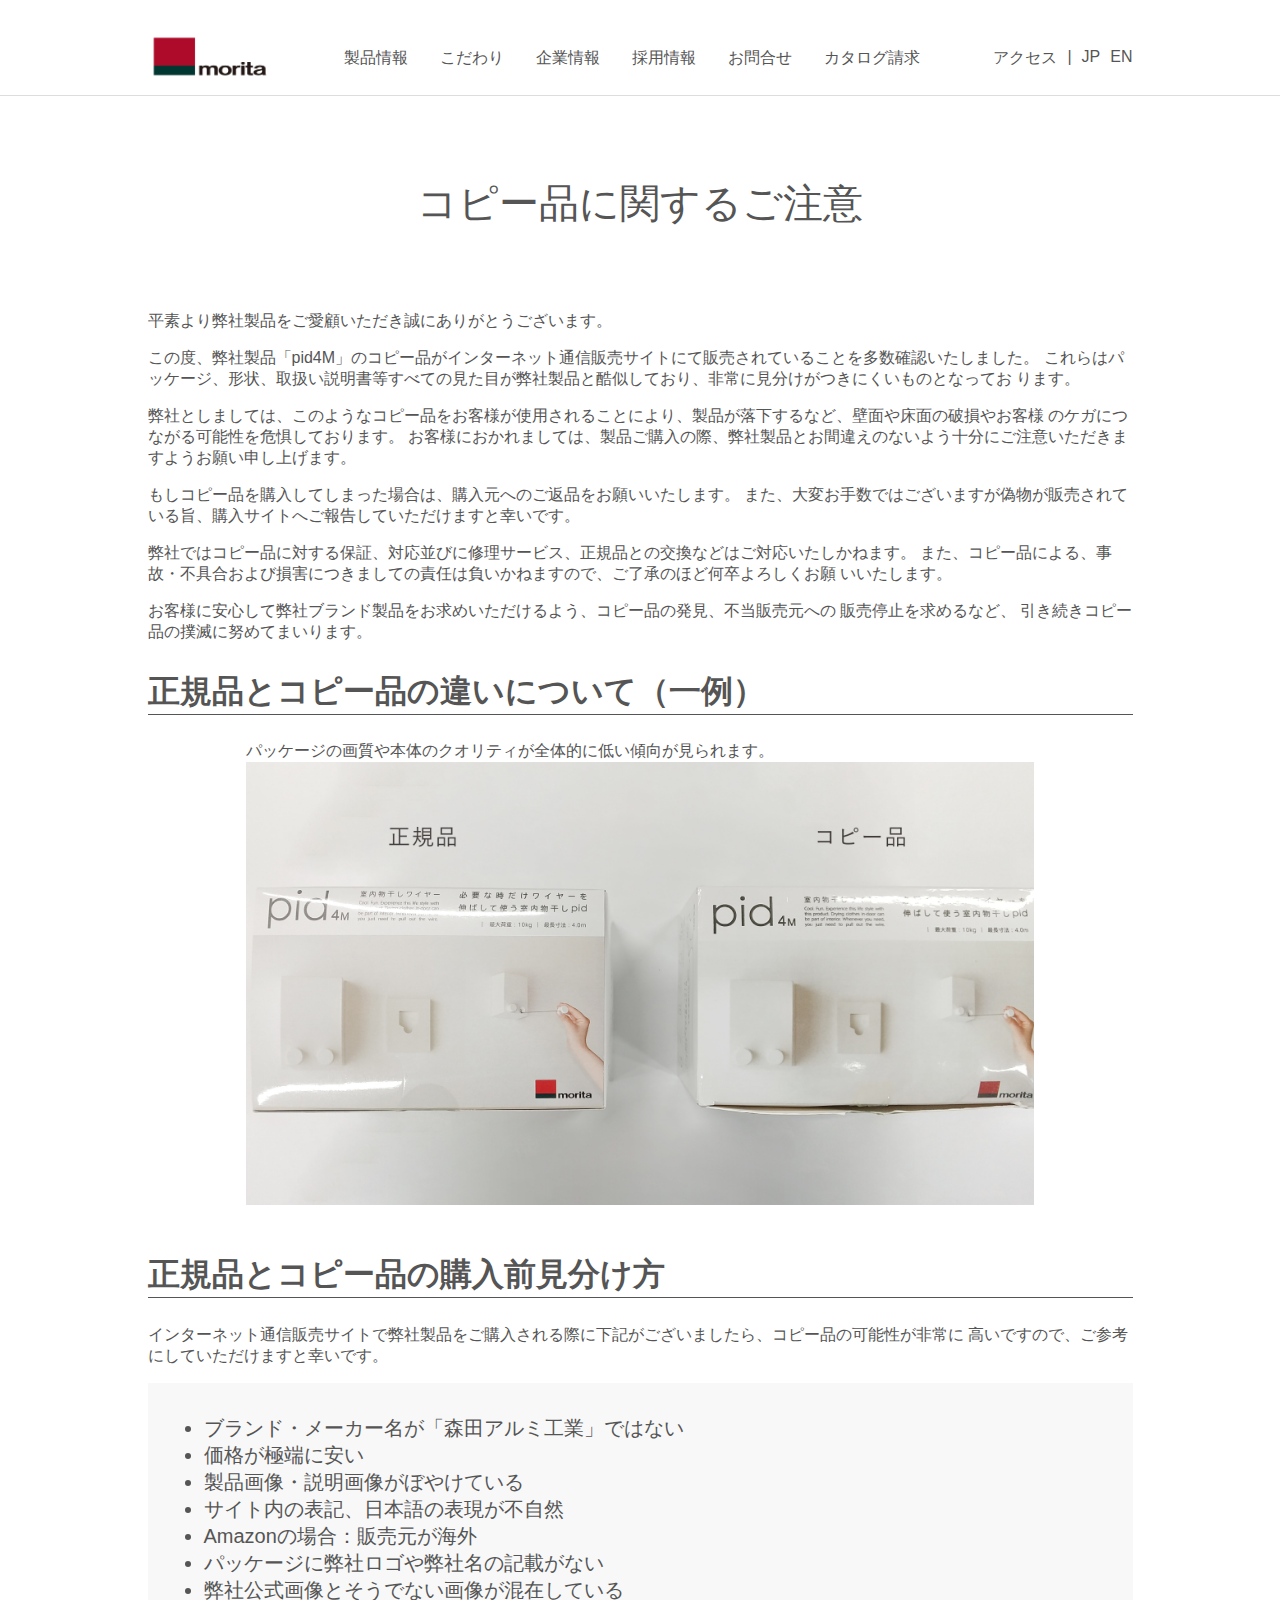
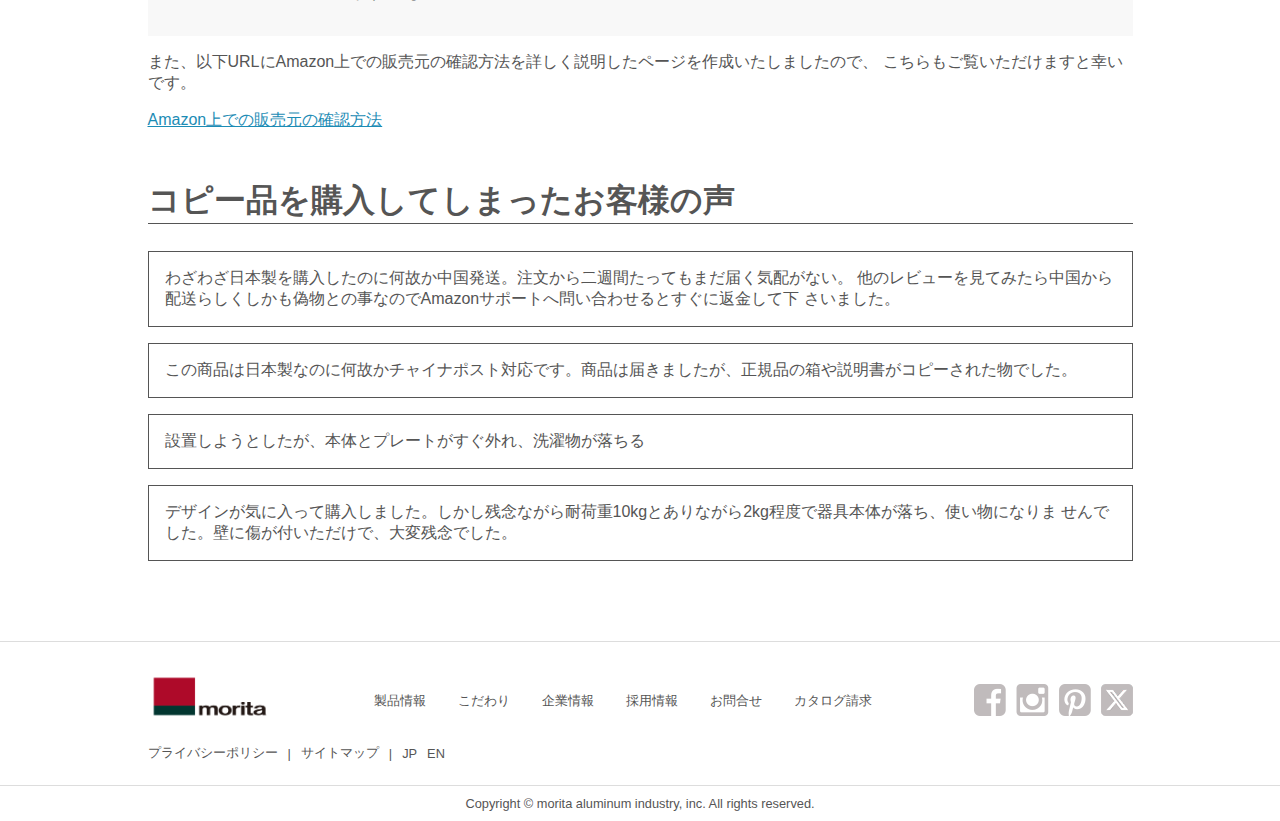
<file: index.html>
<!DOCTYPE html>
<html lang="en">
  <head>
    <meta charset="UTF-8" />
    <meta http-equiv="X-UA-Compatible" content="IE=edge" />
    <meta name="viewport" content="width=device-width, initial-scale=1.0" />
    <link rel="stylesheet" type="text/css" href="style.css" />
    <link rel="shortcut icon" href="./images/favicon.ico" />
    <title>pid4Mに関する注意喚起</title>
  </head>
  <body>
    <!-- header -->
    <header>
      <div class="nav-container">
        <div class="logo">
          <a href="https://moritaalumi.co.jp/">
            <img src="./images/logo.png" alt="logo" />
          </a>
        </div>

        <ul class="menu-left">
          <li><a href="https://moritaalumi.co.jp/product/">製品情報</a></li>
          <li><a href="https://moritaalumi.co.jp/mind/">こだわり</a></li>
          <li><a href="https://moritaalumi.co.jp/company/">企業情報</a></li>
          <li><a href="https://moritaalumi.co.jp/recruit/">採用情報</a></li>
          <li><a href="https://moritaalumi.co.jp/contact/">お問合せ</a></li>
          <li><a href="https://moritaalumi.co.jp/catalog/">カタログ請求</a></li>
        </ul>

        <ul class="menu-right">
          <li class="menu-right-access">
            <a href="https://moritaalumi.co.jp/company/accessmap.php"
              >アクセス</a
            >
          </li>
          |
          <li class="menu-right-jp">
            <a href="https://moritaalumi.co.jp/">JP</a>
          </li>
          <li class="menu-right-en">
            <a href="https://moritaalumi.co.jp/en/">EN</a>
          </li>
        </ul>
      </div>

      <!---------------------- SP-header -------------------->
      <div class="header-sp">
        <a href="https://moritaalumi.co.jp/"
          ><img src="./images/sp_logo.gif" width="82" height="27" alt=""
        /></a>
      </div>
      <!----------------------SP-header-------------------->
    </header>

    <!----------------------------------------------- width 970px START ------------------------------------------------>
    <div class="contents">
      <h1 class="title">コピー品に関するご注意</h1>
      <div class="main-content">
        <p>平素より弊社製品をご愛顧いただき誠にありがとうございます。</p>
        <p>
          この度、弊社製品「pid4M」のコピー品がインターネット通信販売サイトにて販売されていることを多数確認いたしました。
          これらはパッケージ、形状、取扱い説明書等すべての見た目が弊社製品と酷似しており、非常に見分けがつきにくいものとなってお
          ります。
        </p>
        <p>
          弊社としましては、このようなコピー品をお客様が使用されることにより、製品が落下するなど、壁面や床面の破損やお客様
          のケガにつながる可能性を危惧しております。
          お客様におかれましては、製品ご購入の際、弊社製品とお間違えのないよう十分にご注意いただきますようお願い申し上げます。
        </p>
        <p>
          もしコピー品を購入してしまった場合は、購入元へのご返品をお願いいたします。
          また、大変お手数ではございますが偽物が販売されている旨、購入サイトへご報告していただけますと幸いです。
        </p>
        <p>
          弊社ではコピー品に対する保証、対応並びに修理サービス、正規品との交換などはご対応いたしかねます。
          また、コピー品による、事故・不具合および損害につきましての責任は負いかねますので、ご了承のほど何卒よろしくお願
          いいたします。
        </p>
        <p>
          お客様に安心して弊社ブランド製品をお求めいただけるよう、コピー品の発見、不当販売元への
          販売停止を求めるなど、 引き続きコピー品の撲滅に努めてまいります。
        </p>
      </div>

      <div class="content content-difference">
        <h2 class="sub-title">正規品とコピー品の違いについて（一例）</h2>
        <p>
          パッケージの画質や本体のクオリティが全体的に低い傾向が見られます。
        </p>
        <img src="./images/pid_pic.jpg" alt="正規品とコピー品の違い" />
      </div>

      <div class="content">
        <h2 class="sub-title">正規品とコピー品の購入前見分け方</h2>
        <p>
          インターネット通信販売サイトで弊社製品をご購入される際に下記がございましたら、コピー品の可能性が非常に
          高いですので、ご参考にしていただけますと幸いです。
        </p>

        <div class="example">
          <ul>
            <li>ブランド・メーカー名が「森田アルミ工業」ではない</li>
            <li>価格が極端に安い</li>
            <li>製品画像・説明画像がぼやけている</li>
            <li>サイト内の表記、日本語の表現が不自然</li>
            <li>Amazonの場合：販売元が海外</li>
            <li>パッケージに弊社ロゴや弊社名の記載がない</li>
            <li>弊社公式画像とそうでない画像が混在している</li>
          </ul>
        </div>

        <p>
          また、以下URLにAmazon上での販売元の確認方法を詳しく説明したページを作成いたしましたので、
          こちらもご覧いただけますと幸いです。
        </p>
        <a href="https://moritaalumi.co.jp/counterfeit/amazon-howto" class="amazon-howto">Amazon上での販売元の確認方法</a>
      </div>

      <div class="content">
        <h2 class="sub-title">コピー品を購入してしまったお客様の声</h2>
        <div class="voice">
          わざわざ日本製を購入したのに何故か中国発送。注文から二週間たってもまだ届く気配がない。
          他のレビューを見てみたら中国から配送らしくしかも偽物との事なのでAmazonサポートへ問い合わせるとすぐに返金して下
          さいました。
        </div>
        <div class="voice">
          この商品は日本製なのに何故かチャイナポスト対応です。商品は届きましたが、正規品の箱や説明書がコピーされた物でした。
        </div>
        <div class="voice">
          設置しようとしたが、本体とプレートがすぐ外れ、洗濯物が落ちる
        </div>
        <div class="voice">
          デザインが気に入って購入しました。しかし残念ながら耐荷重10kgとありながら2kg程度で器具本体が落ち、使い物になりま
          せんでした。壁に傷が付いただけで、大変残念でした。
        </div>
      </div>
    </div>
    <!-- footer -->
    <div class="footer-top-border"></div>
    <footer>
      <div class="footer-nav-container">
        <div class="footer-logo">
          <a href="https://moritaalumi.co.jp/">
            <img src="./images/logo.png" alt="" />
          </a>
        </div>

        <ul class="footer-menu-left">
          <li><a href="https://moritaalumi.co.jp/product/">製品情報</a></li>
          <li><a href="https://moritaalumi.co.jp/mind/">こだわり</a></li>
          <li><a href="https://moritaalumi.co.jp/company/">企業情報</a></li>
          <li><a href="https://moritaalumi.co.jp/recruit/">採用情報</a></li>
          <li><a href="https://moritaalumi.co.jp/contact/">お問合せ</a></li>
          <li>
            <a href="https://moritaalumi.co.jp/catalog/">カタログ請求</a>
          </li>
        </ul>

        <ul class="sns">
          <li>
            <a href="https://www.facebook.com/moritaalumi"
              ><img src="./images/f_icon01.gif" alt="facebook"
            /></a>
          </li>
          <li>
            <a href="https://www.instagram.com/moritaalumi/"
              ><img src="./images/f_icon02.gif" alt="instagram"
            /></a>
          </li>
          <li>
            <a href="https://www.pinterest.jp/moritaaluminum/"
              ><img src="./images/f_icon03.gif" alt="pinterest"
            /></a>
          </li>
          <li>
            <a
              href="https://x.com/i/flow/login?redirect_after_login=%2Fmoritaalumi"
              ><img src="./images/f_icon05.gif" alt="x_twitter"
            /></a>
          </li>
        </ul>
      </div>

      <div class="footer-bottom">
        <ul>
          <li>
            <a href="https://moritaalumi.co.jp/privacy/"
              >プライバシーポリシー</a
            >
          </li>
          |
          <li>
            <a href="https://moritaalumi.co.jp/sitemap/">サイトマップ</a>
          </li>
          |
          <li><a href="https://moritaalumi.co.jp/">JP</a></li>
          <li><a href="https://moritaalumi.co.jp/en/">EN</a></li>
        </ul>
      </div>
    </footer>

    <!---------------------- SP-footer -------------------->
    <div class="footer-sp">
      <a href="https://moritaalumi.co.jp/"
        ><img src="./images/sp_logo.gif" width="82" height="27" alt=""
      /></a>
    </div>
    <!----------------------SP-footer-------------------->
    <!------------------------------------------------ width 970px END ------------------------------------------------>
    <div class="copyright">
      Copyright &copy; morita aluminum industry, inc. All rights reserved.
    </div>
  </body>
</html>
</file>
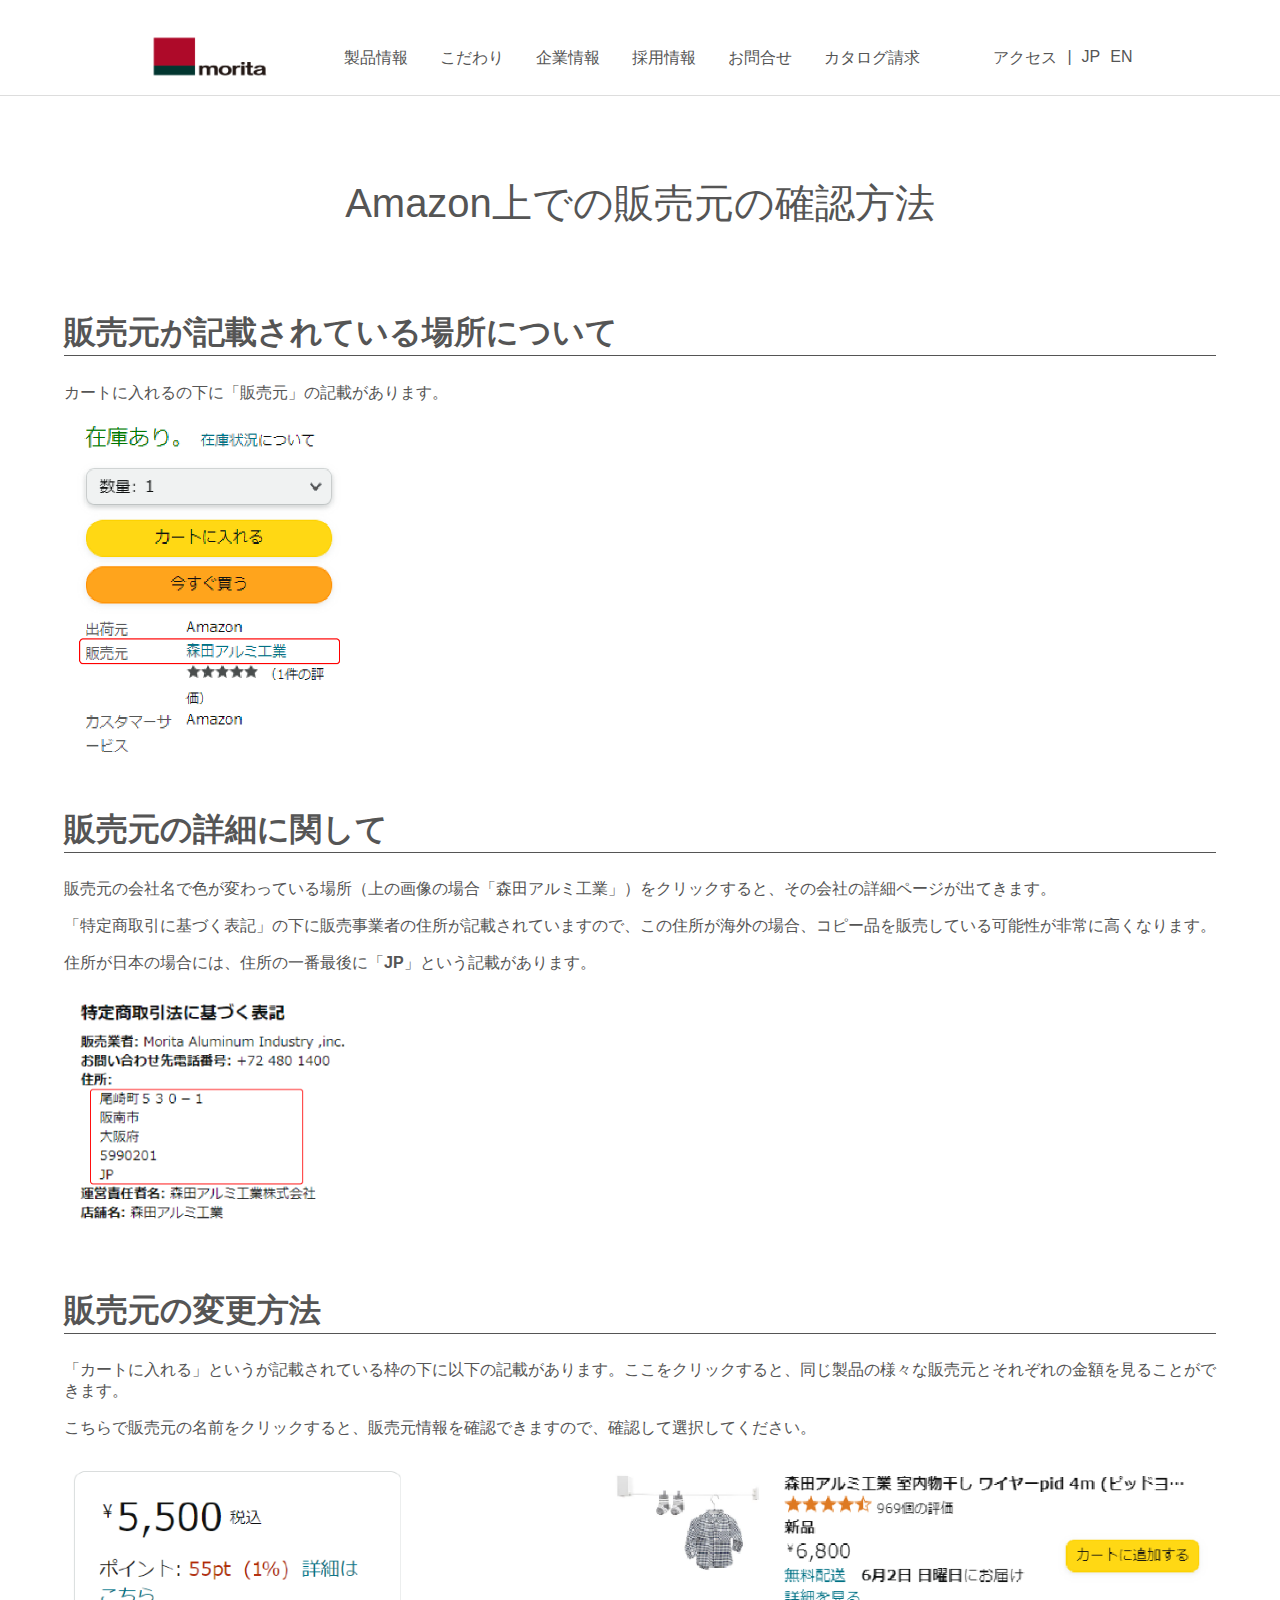
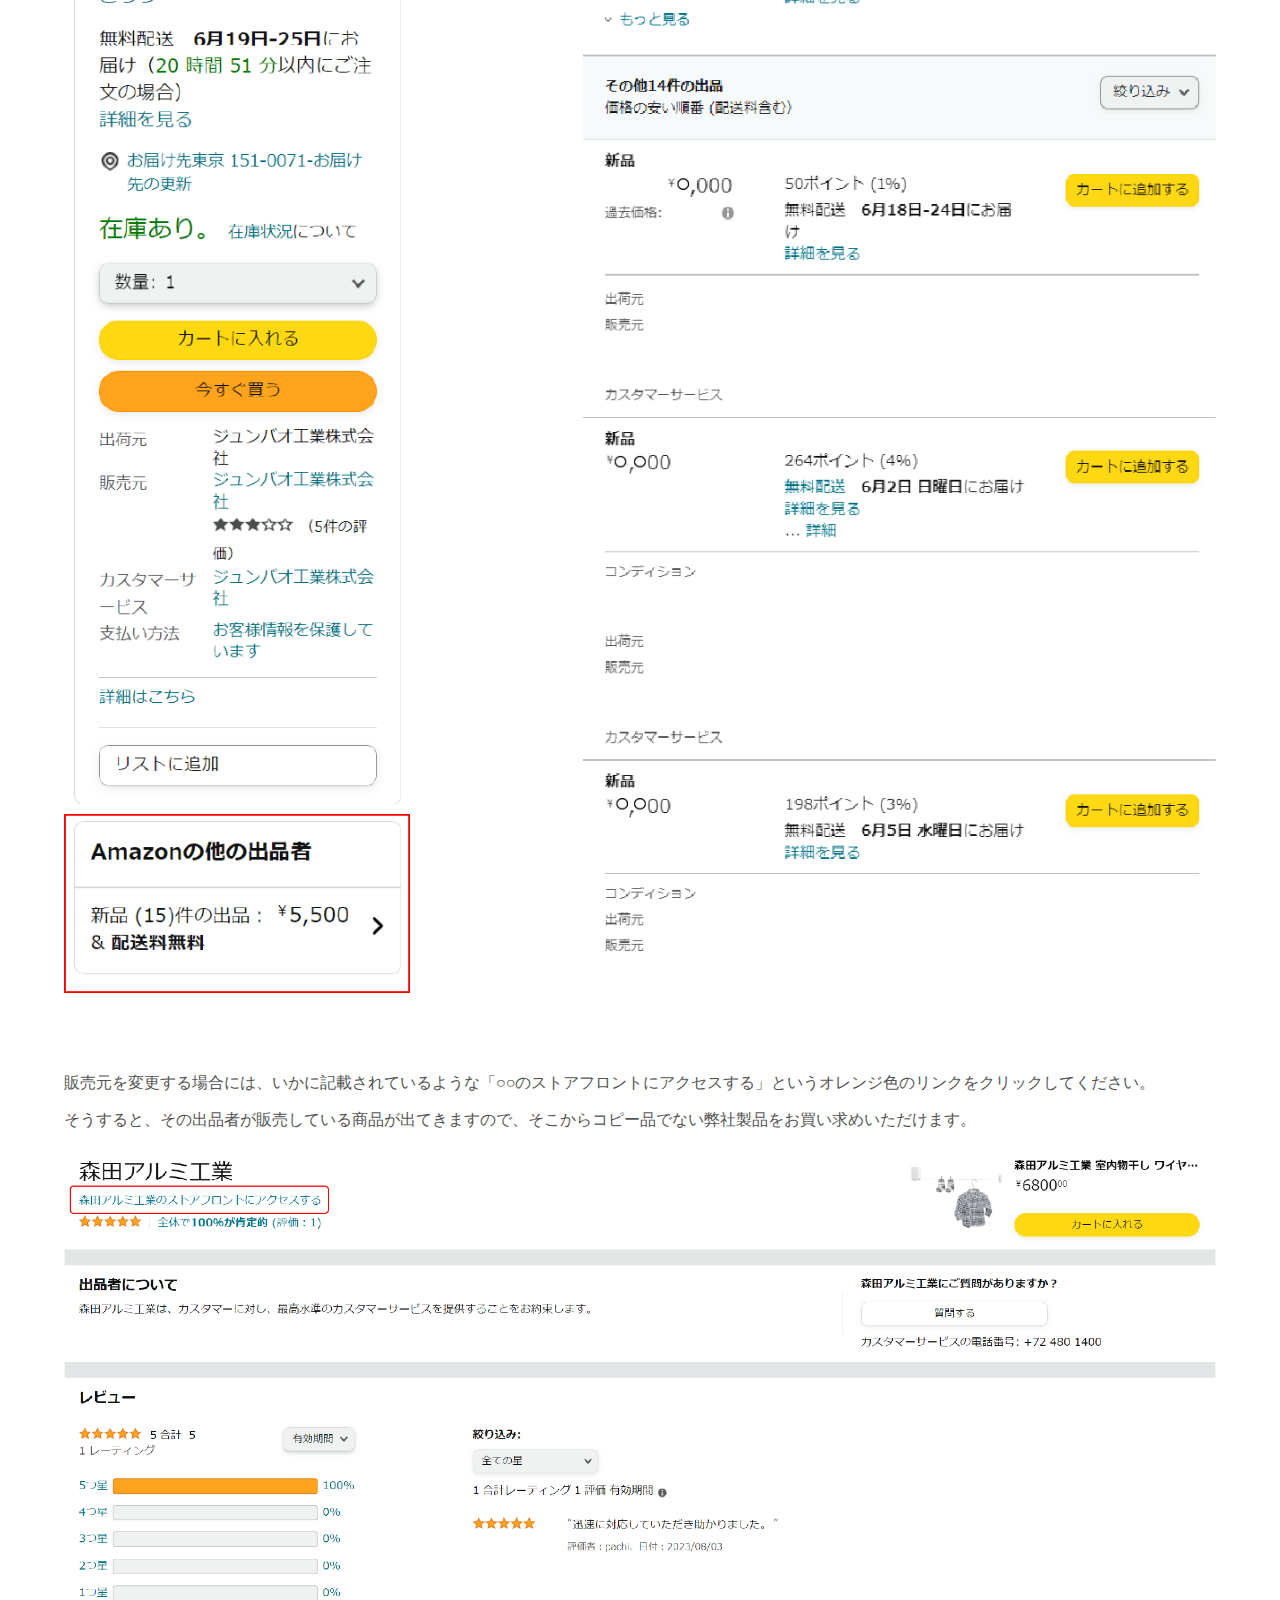
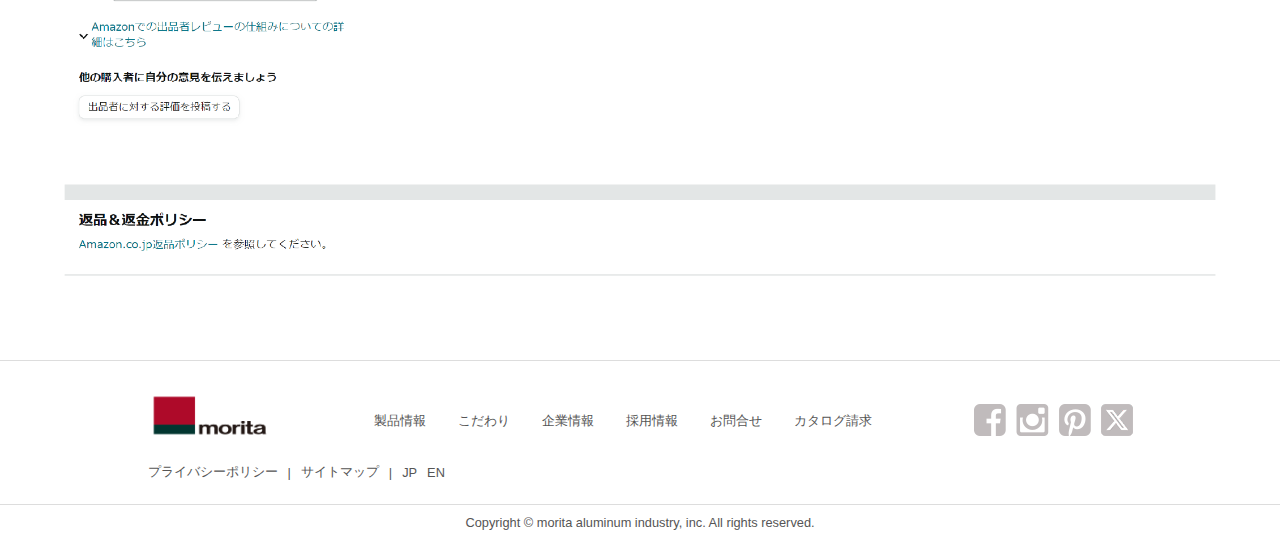
<file: amazon-howto/index.html>
<!DOCTYPE html>
<html lang="en">
  <head>
    <meta charset="UTF-8" />
    <meta http-equiv="X-UA-Compatible" content="IE=edge" />
    <meta name="viewport" content="width=device-width, initial-scale=1.0" />
    <link rel="stylesheet" type="text/css" href="style.css" />
    <link rel="icon" type="image/x-icon" href="/images/favicon.ico" />

    <title>Amazon販売元の変更方法</title>
  </head>
  <body>
    <header>
      <div class="nav-container">
        <div class="logo">
          <a href="https://moritaalumi.co.jp/">
            <img src="./images/logo.png" alt="logo" />
          </a>
        </div>

        <ul class="menu-left">
          <li><a href="https://moritaalumi.co.jp/product/">製品情報</a></li>
          <li><a href="https://moritaalumi.co.jp/mind/">こだわり</a></li>
          <li><a href="https://moritaalumi.co.jp/company/">企業情報</a></li>
          <li><a href="https://moritaalumi.co.jp/recruit/">採用情報</a></li>
          <li><a href="https://moritaalumi.co.jp/contact/">お問合せ</a></li>
          <li><a href="https://moritaalumi.co.jp/catalog/">カタログ請求</a></li>
        </ul>

        <ul class="menu-right">
          <li class="menu-right-access">
            <a href="https://moritaalumi.co.jp/company/accessmap.php"
              >アクセス</a
            >
          </li>
          |
          <li class="menu-right-jp">
            <a href="https://moritaalumi.co.jp/">JP</a>
          </li>
          <li class="menu-right-en">
            <a href="https://moritaalumi.co.jp/en/">EN</a>
          </li>
        </ul>
      </div>

      <!---------------------- SP-header -------------------->
      <div class="header-sp">
        <a href="https://moritaalumi.co.jp/"
          ><img src="/images/sp_logo.gif" width="82" height="27" alt=""
        /></a>
      </div>
      <!----------------------SP-header-------------------->
    </header>

    <!----------------------------------------------- width 970px START ------------------------------------------------>
    <div class="contents">
      <h1 class="title">Amazon上での販売元の確認方法</h1>
    </div>

    <div class="content">
      <h2 class="sub-title">販売元が記載されている場所について</h2>
      <p>カートに入れるの下に「販売元」の記載があります。</p>
      <img src="./images/amazon-howto/amazon-1.png" alt="place of the cart in Amazon" class="amazon-1"/>
    </div>

    <div class="content">
      <h2 class="sub-title">販売元の詳細に関して</h2>
      <p>
        販売元の会社名で色が変わっている場所（上の画像の場合「森田アルミ工業」）をクリックすると、その会社の詳細ページが出てきます。
      </p>
      <p>
        「特定商取引に基づく表記」の下に販売事業者の住所が記載されていますので、この住所が海外の場合、コピー品を販売している可能性が非常に高くなります。
      </p>
      <p>住所が日本の場合には、住所の一番最後に「<strong>JP</strong>」という記載があります。</p>

      <img src="./images/amazon-howto/amazon-2.png" alt="place of the Seller" class="amazon-2">
    </div>

    <div class="content">
      <h2 class="sub-title">販売元の変更方法</h2>
      <p>「カートに入れる」というが記載されている枠の下に以下の記載があります。ここをクリックすると、同じ製品の様々な販売元とそれぞれの金額を見ることができます。</p>
      <p>こちらで販売元の名前をクリックすると、販売元情報を確認できますので、確認して選択してください。</p>

      <div class="amazon-image">
        <img src="./images/amazon-howto/amazon-3.png" alt="check sellers">
        <img src="./images/amazon-howto/amazon-4.png" alt="check seller info">
      </div>

      <p class="content-margin">販売元を変更する場合には、いかに記載されているような「○○のストアフロントにアクセスする」というオレンジ色のリンクをクリックしてください。</p>
      <p>そうすると、その出品者が販売している商品が出てきますので、そこからコピー品でない弊社製品をお買い求めいただけます。</p>

      <div class="">
        <img src="./images/amazon-howto/amazon-5.png" alt="access to storefront" class="amazon-3">
      </div>
    </div>




    <!-- footer -->
    <div class="footer-top-border"></div>
    <footer>
      <div class="footer-nav-container">
        <div class="footer-logo">
          <a href="https://moritaalumi.co.jp/">
            <img src="./images/logo.png" alt="" />
          </a>
        </div>

        <ul class="footer-menu-left">
          <li><a href="https://moritaalumi.co.jp/product/">製品情報</a></li>
          <li><a href="https://moritaalumi.co.jp/mind/">こだわり</a></li>
          <li><a href="https://moritaalumi.co.jp/company/">企業情報</a></li>
          <li><a href="https://moritaalumi.co.jp/recruit/">採用情報</a></li>
          <li><a href="https://moritaalumi.co.jp/contact/">お問合せ</a></li>
          <li>
            <a href="https://moritaalumi.co.jp/catalog/">カタログ請求</a>
          </li>
        </ul>

        <ul class="sns">
          <li>
            <a href="https://www.facebook.com/moritaalumi"
              ><img src="./images/f_icon01.gif" alt="facebook"
            /></a>
          </li>
          <li>
            <a href="https://www.instagram.com/moritaalumi/"
              ><img src="./images/f_icon02.gif" alt="instagram"
            /></a>
          </li>
          <li>
            <a href="https://www.pinterest.jp/moritaaluminum/"
              ><img src="./images/f_icon03.gif" alt="pinterest"
            /></a>
          </li>
          <li>
            <a
              href="https://x.com/i/flow/login?redirect_after_login=%2Fmoritaalumi"
              ><img src="./images/f_icon05.gif" alt="x_twitter"
            /></a>
          </li>
        </ul>
      </div>

      <div class="footer-bottom">
        <ul>
          <li>
            <a href="https://moritaalumi.co.jp/privacy/"
              >プライバシーポリシー</a
            >
          </li>
          |
          <li>
            <a href="https://moritaalumi.co.jp/sitemap/">サイトマップ</a>
          </li>
          |
          <li><a href="https://moritaalumi.co.jp/">JP</a></li>
          <li><a href="https://moritaalumi.co.jp/en/">EN</a></li>
        </ul>
      </div>
    </footer>

    <!---------------------- SP-footer -------------------->
    <div class="footer-sp">
      <a href="https://moritaalumi.co.jp/"
        ><img src="/images/sp_logo.gif" width="82" height="27" alt=""
      /></a>
    </div>
    <!----------------------SP-footer-------------------->
    <!------------------------------------------------ width 970px END ------------------------------------------------>
    <div class="copyright">
      Copyright &copy; morita aluminum industry, inc. All rights reserved.
    </div>
  </body>
</html>
</file>
<file: style.css>
* {
  list-style: none;
  text-decoration: none;
  color: #555;
  font-family: "Yu Gothic Medium", "游ゴシック Medium", YuGothic, "游ゴシック体",
    "ヒラギノ角ゴ Pro W3", "メイリオ", sans-serif;
}

body {
  margin: 0 auto;
  font-size: 16px;
  color: #555;
}

.amazon-howto {
  color: #1c8cb5;
  text-decoration: underline;
}

@media screen and (min-width: 1279px) {
  .contents {
    max-width: 985px;
    margin: 0 auto;
  }

  /* header & footer */
  header {
    border-bottom: solid 1px #ddd;
    padding-bottom: 10px;
    margin-top: 2rem;
  }

  .header-sp {
    display: none;
  }

  .nav-container {
    max-width: 985px;
    margin: 0 auto;
  }

  .nav-container {
    display: flex;
    align-items: center;
    justify-content: space-between;
  }

  .nav-container > .logo {
    justify-content: start;
    align-items: center;
    width: 124px;
  }

  .nav-container > .logo > a > img {
    width: 124px;
  }

  .nav-container > .menu-left {
    display: flex;
    gap: 2rem;
    align-items: center;
  }

  .menu-left > li > a {
    position: relative;
  }

  .menu-left > li > a::after {
    position: absolute;
    left: 0;
    content: "";
    width: 100%;
    height: 1px;
    background: #555;
    bottom: -1px;
    visibility: hidden;
  }

  .menu-left > li > a:hover::after {
    visibility: visible;
  }

  .nav-container > .menu-right {
    display: flex;
    justify-content: end;
    gap: 10px;
  }

  /* footer */
  footer {
    padding: 10px 0;
    font-size: 80%;
    text-align: center;
    width: 985px;
    margin: 0 auto;
  }

  .footer-sp {
    display: none;
  }

  .footer-nav-container {
    display: flex;
    justify-content: space-between;
  }
  .footer-top-border {
    border-top: solid 1px #ddd;
    padding: 10px 0;
    font-size: 80%;
    text-align: center;
    width: 100%;
    margin-top: 5rem;
  }

  .footer-nav-container > .footer-logo {
    justify-content: start;
    align-items: center;
  }

  .footer-nav-container > .footer-logo > a > img {
    width: 124px;
  }

  .footer-menu-left {
    display: flex;
    gap: 2rem;
    align-items: center;
  }

  .sns {
    display: flex;
    align-items: center;
    gap: 10px;
  }

  .footer-bottom > ul {
    display: flex;
    gap: 10px;
    align-items: center;
    padding: 0;
  }

  .copyright {
    border-top: solid 1px #ddd;
    padding: 10px 0;
    font-size: 80%;
    text-align: center;
    width: 100%;
  }

  .title {
    font-size: 40px;
    font-weight: 100;
    text-align: center;
    margin-top: 5rem;
    margin-bottom: 5rem;
  }

  .content {
    margin-top: 3rem;
  }

  .content-difference {
    margin: 0 auto 3rem auto;
  }

  .content-difference > p {
    width: 80%;
    height: auto;
    margin: 0 auto;
  }

  .content-difference > img {
    width: 80%;
    height: auto;
    margin: 0 auto;
    display: block;
  }

  .sub-title {
    font-size: 32px;
    border-bottom: 1px solid #555;
  }

  .example {
    background-color: #f8f8f8;
    padding: 1rem;
  }

  .example > ul > li {
    list-style-type: disc;
    font-size: 20px;
  }

  .voice {
    border: 1px solid #555;
    padding: 1rem;
    margin-bottom: 1rem;
  }
}

@media screen and (max-width: 1280px) {
  .contents {
    width: 90%;
    margin: 0 auto;
  }

  /* header & footer */
  header {
    border-bottom: solid 1px #ddd;
    padding-bottom: 10px;
    margin-top: 2rem;
  }

  .header-sp {
    display: none;
  }

  .nav-container {
    max-width: 985px;
    margin: 0 auto;
  }

  .nav-container {
    display: flex;
    align-items: center;
    justify-content: space-between;
  }

  .nav-container > .logo {
    justify-content: start;
    align-items: center;
    width: 124px;
  }

  .nav-container > .logo > a > img {
    width: 124px;
  }

  .nav-container > .menu-left {
    display: flex;
    gap: 2rem;
    align-items: center;
  }

  .menu-left > li > a {
    position: relative;
  }

  .menu-left > li > a::after {
    position: absolute;
    left: 0;
    content: "";
    width: 100%;
    height: 1px;
    background: #555;
    bottom: -1px;
    visibility: hidden;
  }

  .menu-left > li > a:hover::after {
    visibility: visible;
  }

  .nav-container > .menu-right {
    display: flex;
    justify-content: end;
    gap: 10px;
  }

  /* footer */
  footer {
    padding: 10px 0;
    font-size: 80%;
    text-align: center;
    width: 985px;
    margin: 0 auto;
  }

  .footer-sp {
    display: none;
  }

  .footer-nav-container {
    display: flex;
    justify-content: space-between;
  }
  .footer-top-border {
    border-top: solid 1px #ddd;
    padding: 10px 0;
    font-size: 80%;
    text-align: center;
    width: 100%;
    margin-top: 5rem;
  }

  .footer-nav-container > .footer-logo {
    justify-content: start;
    align-items: center;
  }

  .footer-nav-container > .footer-logo > a > img {
    width: 124px;
  }

  .footer-menu-left {
    display: flex;
    gap: 2rem;
    align-items: center;
  }

  .sns {
    display: flex;
    align-items: center;
    gap: 10px;
  }

  .footer-bottom > ul {
    display: flex;
    gap: 10px;
    align-items: center;
    padding: 0;
  }

  .copyright {
    border-top: solid 1px #ddd;
    padding: 10px 0;
    font-size: 80%;
    text-align: center;
    width: 100%;
  }

  .title {
    font-size: 40px;
    font-weight: 100;
    text-align: center;
    margin-top: 5rem;
    margin-bottom: 5rem;
  }

  .content {
    margin-top: 3rem;
  }

  .content-difference {
    margin: 0 auto 3rem auto;
  }

  .content-difference > p {
    width: 80%;
    height: auto;
    margin: 0 auto;
  }

  .content-difference > img {
    width: 80%;
    height: auto;
    margin: 0 auto;
    display: block;
  }

  .sub-title {
    font-size: 32px;
    border-bottom: 1px solid #555;
  }

  .example {
    background-color: #f8f8f8;
    padding: 1rem;
  }

  .example > ul > li {
    list-style-type: disc;
    font-size: 20px;
  }

  .voice {
    border: 1px solid #555;
    padding: 1rem;
    margin-bottom: 1rem;
  }
}

@media only screen and (max-width: 1000px) {
  header {
    margin: 0;
  }

  /* header & footer */
  .header-sp {
    display: flex;
    justify-content: center;
    align-items: center;
    margin-top: 1rem;
  }

  .nav-container {
    display: none;
  }

  .nav-container > .logo {
    justify-content: start;
    align-items: center;
    width: 124px;
  }

  .nav-container > .logo > img {
    width: 124px;
  }

  .nav-container > .menu-left {
    display: flex;
    gap: 2rem;
    align-items: center;
  }

  .menu-left > li > a {
    position: relative;
  }

  .menu-left > li > a::after {
    position: absolute;
    left: 0;
    content: "";
    width: 100%;
    height: 1px;
    background: #555;
    bottom: -1px;
    visibility: hidden;
  }

  .menu-left > li > a:hover::after {
    visibility: visible;
  }

  .nav-container > .menu-right {
    display: flex;
    justify-content: end;
    gap: 10px;
  }

  .contents {
    width: 90%;
    margin: 0 auto 100px;
  }

  /* footer */
  footer {
    display: none;
  }

  .footer-sp {
    display: flex;
    justify-content: center;
    align-items: center;
  }

  .copyright {
    border-top: solid 1px #ddd;
    padding: 10px 0;
    font-size: 80%;
    text-align: center;
    width: 100%;
  }

  .title {
    font-size: 40px;
    font-weight: 100;
    text-align: center;
    margin-top: 5rem;
    margin-bottom: 5rem;
  }

  .content {
    margin-top: 3rem;
  }

  .sub-title {
    font-size: 32px;
    border-bottom: 1px solid #555;
  }

  .example {
    background-color: #f8f8f8;
    padding: 1rem;
  }

  .example > ul > li {
    list-style-type: disc;
    font-size: 20px;
  }

  .voice {
    border: 1px solid #555;
    padding: 1rem;
    margin-bottom: 1rem;
  }
}
</file>
<file: amazon-howto/style.css>
* {
    list-style: none;
    text-decoration: none;
    color: #555;
    font-family: "Yu Gothic Medium", "游ゴシック Medium", YuGothic, "游ゴシック体",
      "ヒラギノ角ゴ Pro W3", "メイリオ", sans-serif;
  }
  
  body {
    margin: 0 auto;
    font-size: 16px;
    color: #555;
  }
  @media screen and (min-width: 1281px) {
    .contents {
      max-width: 90%;
      margin: 0 auto;
    }
  
    /* header & footer */
    header {
      border-bottom: solid 1px #ddd;
      padding-bottom: 10px;
      margin-top: 2rem;
    }
  
    .header-sp {
      display: none;
    }
  
  
    .nav-container {
      max-width: 985px;
      margin: 0 auto;
    }
  
    .nav-container {
      display: flex;
      align-items: center;
      justify-content: space-between;
    }
  
    .nav-container > .logo {
      justify-content: start;
      align-items: center;
      width: 124px;
    }
  
    .nav-container > .logo > a > img {
      width: 124px;
    }
  
    .nav-container > .menu-left {
      display: flex;
      gap: 2rem;
      align-items: center;
    }
  
    .menu-left > li > a {
      position: relative;
    }
  
    .menu-left > li > a::after {
      position: absolute;
      left: 0;
      content: "";
      width: 100%;
      height: 1px;
      background: #555;
      bottom: -1px;
      visibility: hidden;
    }
  
    .menu-left > li > a:hover::after {
      visibility: visible;
    }
  
    .nav-container > .menu-right {
      display: flex;
      justify-content: end;
      gap: 10px;
    }
  
    /* footer */
    footer {
      padding: 10px 0;
      font-size: 80%;
      text-align: center;
      width: 985px;
      margin: 0 auto;
    }
  
    .footer-sp {
      display: none;
    }
  
    .footer-nav-container {
      display: flex;
      justify-content: space-between;
    }
    .footer-top-border {
      border-top: solid 1px #ddd;
      padding: 10px 0;
      font-size: 80%;
      text-align: center;
      width: 100%;
      margin-top: 5rem;
    }
  
    .footer-nav-container > .footer-logo {
      justify-content: start;
      align-items: center;
    }
  
    .footer-nav-container > .footer-logo > a > img {
      width: 124px;
    }
  
    .footer-menu-left {
      display: flex;
      gap: 2rem;
      align-items: center;
    }
  
    .sns {
      display: flex;
      align-items: center;
      gap: 10px;
    }
  
    .footer-bottom > ul {
      display: flex;
      gap: 10px;
      align-items: center;
      padding: 0;
    }
  
    .copyright {
      border-top: solid 1px #ddd;
      padding: 10px 0;
      font-size: 80%;
      text-align: center;
      width: 100%;
    }
  
    .title {
      font-size: 40px;
      font-weight: 100;
      text-align: center;
      margin-top: 5rem;
      margin-bottom: 5rem;
    }
  
    .content {
      margin-top: 3rem;
      max-width: 985px;
      margin: 0 auto;
    }
  
    .sub-title {
      font-size: 32px;
      border-bottom: 1px solid #555;
    }
  
    .example {
      background-color: #f8f8f8;
      padding: 1rem;
    }
  
    .example > ul > li {
      list-style-type: disc;
      font-size: 20px;
    }
  
    .voice {
      border: 1px solid #555;
      padding: 1rem;
      margin-bottom: 1rem;
    }

    .amazon-1 {
        width: 30%;
        height: auto;
    }

    .amazon-2 {
        width: 30%;
        height: auto;
    }

    .amazon-image {
        display: flex;
        justify-content: space-between;
    }

    .content-margin {
        margin-top: 5rem;
    }
    
    .amazon-image > img:first-child {
        object-fit:contain;
        width: 30%;
    }

    .amazon-image > img:nth-child(2) {
        object-fit: contain;
        width: 55%;
    }

    .amazon-3 {
        width: 100%;
    }
  }
  
  @media screen and (max-width: 1280px) {
    .contents {
      width: 90%;
      margin: 0 auto;
    }
  
    /* header & footer */
    header {
      border-bottom: solid 1px #ddd;
      padding-bottom: 10px;
      margin-top: 2rem;
    }
  
    .header-sp {
      display: none;
    }
  
    .nav-container {
      max-width: 985px;
      margin: 0 auto;
    }
  
    .nav-container {
      display: flex;
      align-items: center;
      justify-content: space-between;
    }
  
    .nav-container > .logo {
      justify-content: start;
      align-items: center;
      width: 124px;
    }
  
    .nav-container > .logo > a > img {
      width: 124px;
    }
  
    .nav-container > .menu-left {
      display: flex;
      gap: 2rem;
      align-items: center;
    }
  
    .menu-left > li > a {
      position: relative;
    }
  
    .menu-left > li > a::after {
      position: absolute;
      left: 0;
      content: "";
      width: 100%;
      height: 1px;
      background: #555;
      bottom: -1px;
      visibility: hidden;
    }
  
    .menu-left > li > a:hover::after {
      visibility: visible;
    }
  
    .nav-container > .menu-right {
      display: flex;
      justify-content: end;
      gap: 10px;
    }
  
    /* footer */
    footer {
      padding: 10px 0;
      font-size: 80%;
      text-align: center;
      width: 985px;
      margin: 0 auto;
    }
  
    .footer-sp {
      display: none;
    }
  
    .footer-nav-container {
      display: flex;
      justify-content: space-between;
    }
    .footer-top-border {
      border-top: solid 1px #ddd;
      padding: 10px 0;
      font-size: 80%;
      text-align: center;
      width: 100%;
      margin-top: 5rem;
    }
  
    .footer-nav-container > .footer-logo {
      justify-content: start;
      align-items: center;
    }
  
    .footer-nav-container > .footer-logo > a > img {
      width: 124px;
    }
  
    .footer-menu-left {
      display: flex;
      gap: 2rem;
      align-items: center;
    }
  
    .sns {
      display: flex;
      align-items: center;
      gap: 10px;
    }
  
    .footer-bottom > ul {
      display: flex;
      gap: 10px;
      align-items: center;
      padding: 0;
    }
  
    .copyright {
      border-top: solid 1px #ddd;
      padding: 10px 0;
      font-size: 80%;
      text-align: center;
      width: 100%;
    }
  
    .title {
      font-size: 40px;
      font-weight: 100;
      text-align: center;
      margin-top: 5rem;
      margin-bottom: 5rem;
    }
  
    .content {
      margin: 3rem auto 0 auto;
      width: 90%;
    }
  
    .sub-title {
      font-size: 32px;
      border-bottom: 1px solid #555;
    }
  
    .example {
      background-color: #f8f8f8;
      padding: 1rem;
    }
  
    .example > ul > li {
      list-style-type: disc;
      font-size: 20px;
    }
  
    .voice {
      border: 1px solid #555;
      padding: 1rem;
      margin-bottom: 1rem;
    }

    .amazon-1 {
        width: 25%;
        height: auto;
    }

    .amazon-2 {
        width: 25%;
        height: auto;
    }

    .amazon-image {
        display: flex;
        justify-content: space-between;
    }

    .content-margin {
        margin-top: 5rem;
    }
    
    .amazon-image > img:first-child {
        object-fit:contain;
        width: 30%;
    }

    .amazon-image > img:nth-child(2) {
        object-fit: contain;
        width: 55%;
    }

    .amazon-3 {
        width: 100%;
    }
  }
  
  @media only screen and (max-width: 1000px) {
    header {
      margin: 0;
    }
  
  
  
    /* header & footer */
    .header-sp {
      display: flex;
      justify-content: center;
      align-items: center;
      margin-top: 1rem;
    }
  
    .nav-container {
      display: none;
    }
  
    .nav-container > .logo {
      justify-content: start;
      align-items: center;
      width: 124px;
    }
  
    .nav-container > .logo > img {
      width: 124px;
    }
  
    .nav-container > .menu-left {
      display: flex;
      gap: 2rem;
      align-items: center;
    }
  
    .menu-left > li > a {
      position: relative;
    }
  
    .menu-left > li > a::after {
      position: absolute;
      left: 0;
      content: "";
      width: 100%;
      height: 1px;
      background: #555;
      bottom: -1px;
      visibility: hidden;
    }
  
    .menu-left > li > a:hover::after {
      visibility: visible;
    }
  
    .nav-container > .menu-right {
      display: flex;
      justify-content: end;
      gap: 10px;
    }
  
    .contents {
      width: 90%;
      margin: 0 auto 100px;
    }
  
    /* footer */
    footer {
  display: none;
    }
  
    .footer-sp {
      display: flex;
      justify-content: center;
      align-items: center;
    }
    
    .copyright {
      border-top: solid 1px #ddd;
      padding: 10px 0;
      font-size: 80%;
      text-align: center;
      width: 100%;
    }
  
    .title {
      font-size: 40px;
      font-weight: 100;
      text-align: center;
      margin-top: 5rem;
      margin-bottom: 5rem;
    }
  
    .content {
      margin-top: 3rem;
    }
  
    .sub-title {
      font-size: 32px;
      border-bottom: 1px solid #555;
    }
  
    .example {
      background-color: #f8f8f8;
      padding: 1rem;
    }
  
    .example > ul > li {
      list-style-type: disc;
      font-size: 20px;
    }
  
    .voice {
      border: 1px solid #555;
      padding: 1rem;
      margin-bottom: 1rem;
    }

    .amazon-1 {
        width: 50%;
        height: auto;
        margin: 0 auto;
        display: block;
    }

    .amazon-2 {
        width: 65%;
        height: auto;
        margin: 0 auto;
        display: block;
    }

    .amazon-image {
        display: flex;
        justify-content: space-between;
    }

    .content-margin {
        margin-top: 5rem;
    }
    
    .amazon-image > img:first-child {
        object-fit:contain;
        width: 33%;
    }

    .amazon-image > img:nth-child(2) {
        object-fit: contain;
        width: 59%;
    }

    .amazon-3 {
        width: 100%;
    }
  }
</file>
